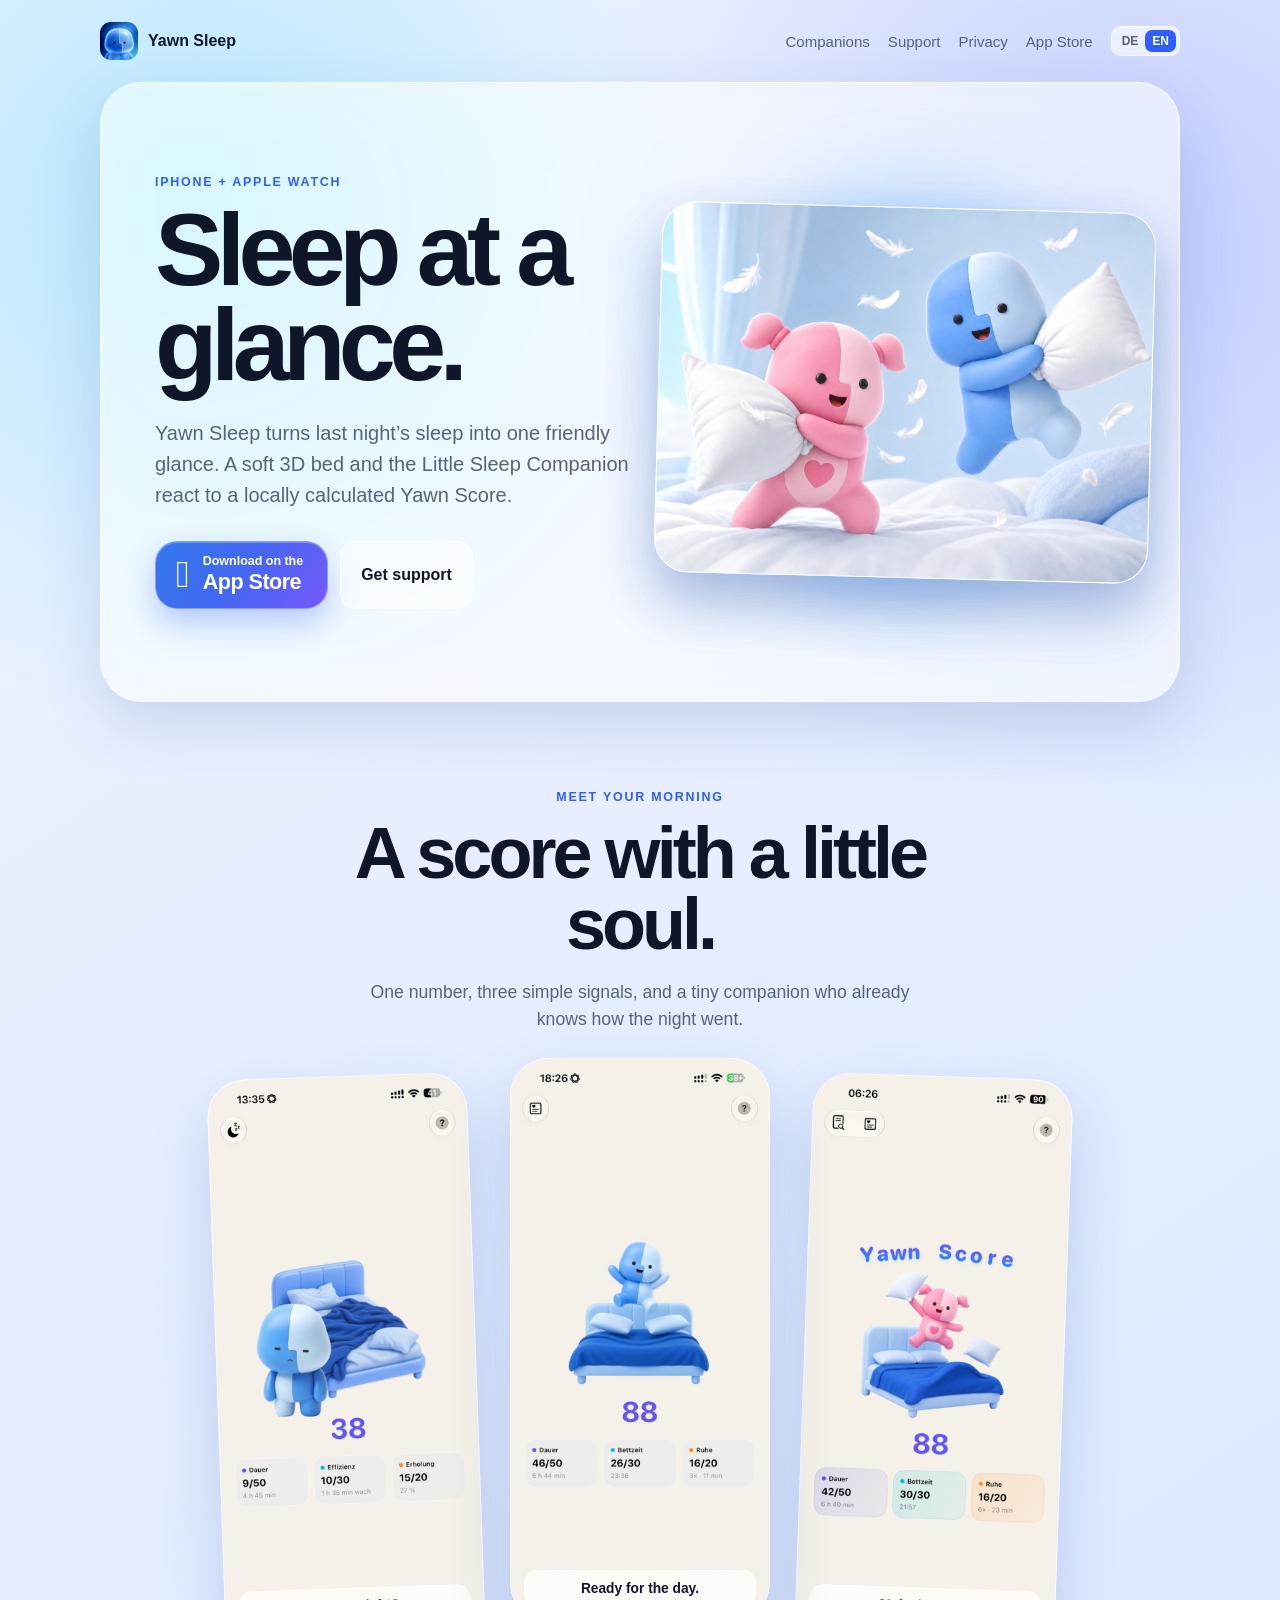
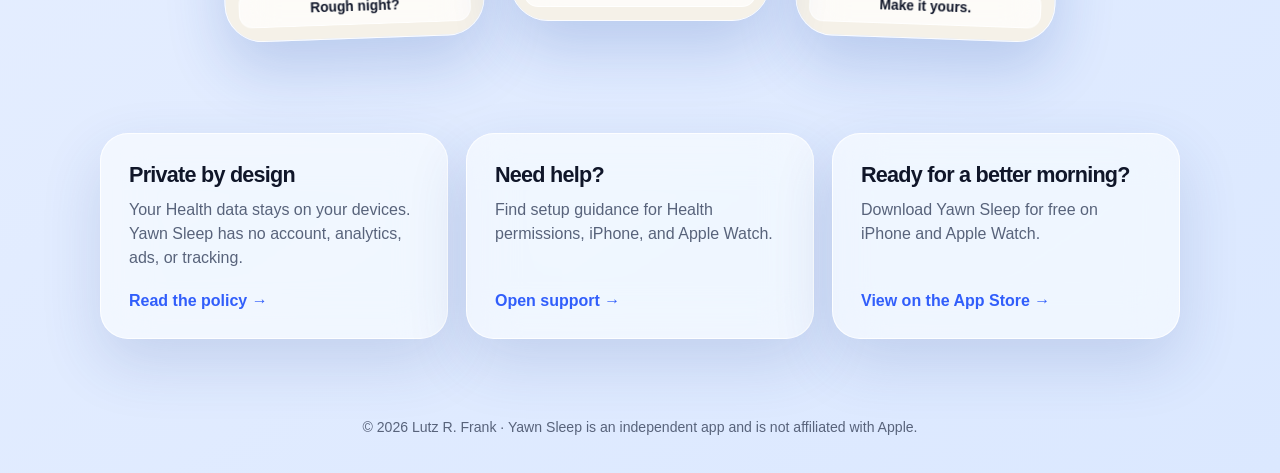
<file: docs/index.html>
<!doctype html>
<html lang="en">
<head>
  <meta charset="utf-8">
  <meta name="viewport" content="width=device-width, initial-scale=1">
  <meta name="description" content="Support and privacy information for Yawn Sleep on iPhone and Apple Watch.">
  <meta name="theme-color" content="#315efb">
  <title>Yawn Sleep — Sleep at a glance</title>
  <link rel="icon" href="assets/icon.png">
  <link rel="stylesheet" href="styles.css?v=4">
  <script src="localization.js?v=4" defer></script>
</head>
<body data-page="home">
  <div class="shell">
    <nav aria-label="Main navigation" data-i18n-aria="navLabel">
      <a class="brand" href="index.html">
        <img src="assets/icon.png" alt="">
        <span>Yawn Sleep</span>
      </a>
      <div class="nav-links">
        <a href="companions.html" data-i18n="companions">Companions</a>
        <a href="support.html" data-i18n="support">Support</a>
        <a href="privacy.html" data-i18n="privacy">Privacy</a>
        <a href="https://apps.apple.com/app/yawn-sleep/id6794833808" data-i18n="appStore">App Store</a>
        <div class="language-switcher" aria-label="Language"><button type="button" data-language-button="de">DE</button><button type="button" data-language-button="en">EN</button></div>
      </div>
    </nav>

    <main>
      <section class="hero glass">
        <div>
          <p class="eyebrow">iPhone + Apple Watch</p>
          <h1 data-i18n="heroTitle">Sleep at a glance.</h1>
          <p class="lead" data-i18n="heroLead">
            Yawn Sleep turns last night’s sleep into one friendly glance. A soft 3D
            bed and the Little Sleep Companion react to a locally calculated Yawn Score.
          </p>
          <div class="actions">
            <a class="button app-store-button" href="https://apps.apple.com/app/yawn-sleep/id6794833808" aria-label="Download on the App Store" data-i18n-aria="download">
              <span class="apple-mark" aria-hidden="true"></span>
              <span class="app-store-copy">
                <span data-i18n="downloadKicker">Download on the</span>
                <strong data-i18n="downloadTitle">App Store</strong>
              </span>
            </a>
            <a class="button secondary" href="support.html" data-i18n="getSupport">Get support</a>
          </div>
        </div>
        <div
          class="hero-art pillow-fight"
          role="img"
          aria-label="Lil’ Guy enjoys a cheerful pillow fight, alternating between another Lil’ Guy and a pink Lil’ Girl with pigtails"
          data-i18n-aria="heroArt"
        >
          <img
            class="pillow-fight-scene"
            src="assets/lil-guy-pillow-fight.png"
            alt=""
          >
          <img
            class="pillow-fight-scene"
            src="assets/lil-guy-lil-girl-pillow-fight.png"
            alt=""
          >
        </div>
      </section>

      <section class="app-preview" aria-labelledby="app-preview-title">
        <div class="section-heading">
          <p class="eyebrow" data-i18n="meetMorning">Meet your morning</p>
          <h2 id="app-preview-title" data-i18n="scoreSoul">A score with a little soul.</h2>
          <p data-i18n="scoreIntro">One number, three simple signals, and a tiny companion who already knows how the night went.</p>
        </div>
        <div class="screens">
          <figure class="screen screen-low">
            <img
              src="assets/screens/yawn-score-38.jpg"
              alt="Yawn Sleep showing a score of 38 with a tired Lil’ Guy beside an unmade bed"
              data-i18n-alt="lowAlt"
              loading="lazy"
              width="720"
              height="1564"
            >
            <figcaption data-i18n="roughNight">Rough night?</figcaption>
          </figure>
          <figure class="screen screen-high">
            <img
              src="assets/screens/yawn-score-88.jpg"
              alt="Yawn Sleep showing a score of 88 with a cheerful Lil’ Guy jumping on the bed"
              data-i18n-alt="highAlt"
              loading="lazy"
              width="720"
              height="1564"
            >
            <figcaption data-i18n="readyDay">Ready for the day.</figcaption>
          </figure>
          <figure class="screen screen-character">
            <img
              src="assets/screens/yawn-score-lil-girl.jpg"
              alt="Yawn Sleep showing a score of 88 with Lil’ Girl enjoying a pillow fight"
              data-i18n-alt="girlAlt"
              loading="lazy"
              width="720"
              height="1564"
            >
            <figcaption data-i18n="makeYours">Make it yours.</figcaption>
          </figure>
        </div>
      </section>

      <section class="cards" aria-label="Information">
        <article class="card glass">
          <h2 data-i18n="privateTitle">Private by design</h2>
          <p data-i18n="privateText">Your Health data stays on your devices. Yawn Sleep has no account, analytics, ads, or tracking.</p>
          <a href="privacy.html" data-i18n="readPolicy">Read the policy →</a>
        </article>
        <article class="card glass">
          <h2 data-i18n="helpTitle">Need help?</h2>
          <p data-i18n="helpText">Find setup guidance for Health permissions, iPhone, and Apple Watch.</p>
          <a href="support.html" data-i18n="openSupport">Open support →</a>
        </article>
        <article class="card glass">
          <h2 data-i18n="appStoreTitle">Ready for a better morning?</h2>
          <p data-i18n="appStoreText">Download Yawn Sleep for free on iPhone and Apple Watch.</p>
          <a href="https://apps.apple.com/app/yawn-sleep/id6794833808" data-i18n="viewAppStore">View on the App Store →</a>
        </article>
      </section>
    </main>
    <footer data-i18n="homeFooter">© 2026 Lutz R. Frank · Yawn Sleep is an independent app and is not affiliated with Apple.</footer>
  </div>
</body>
</html>
</file>
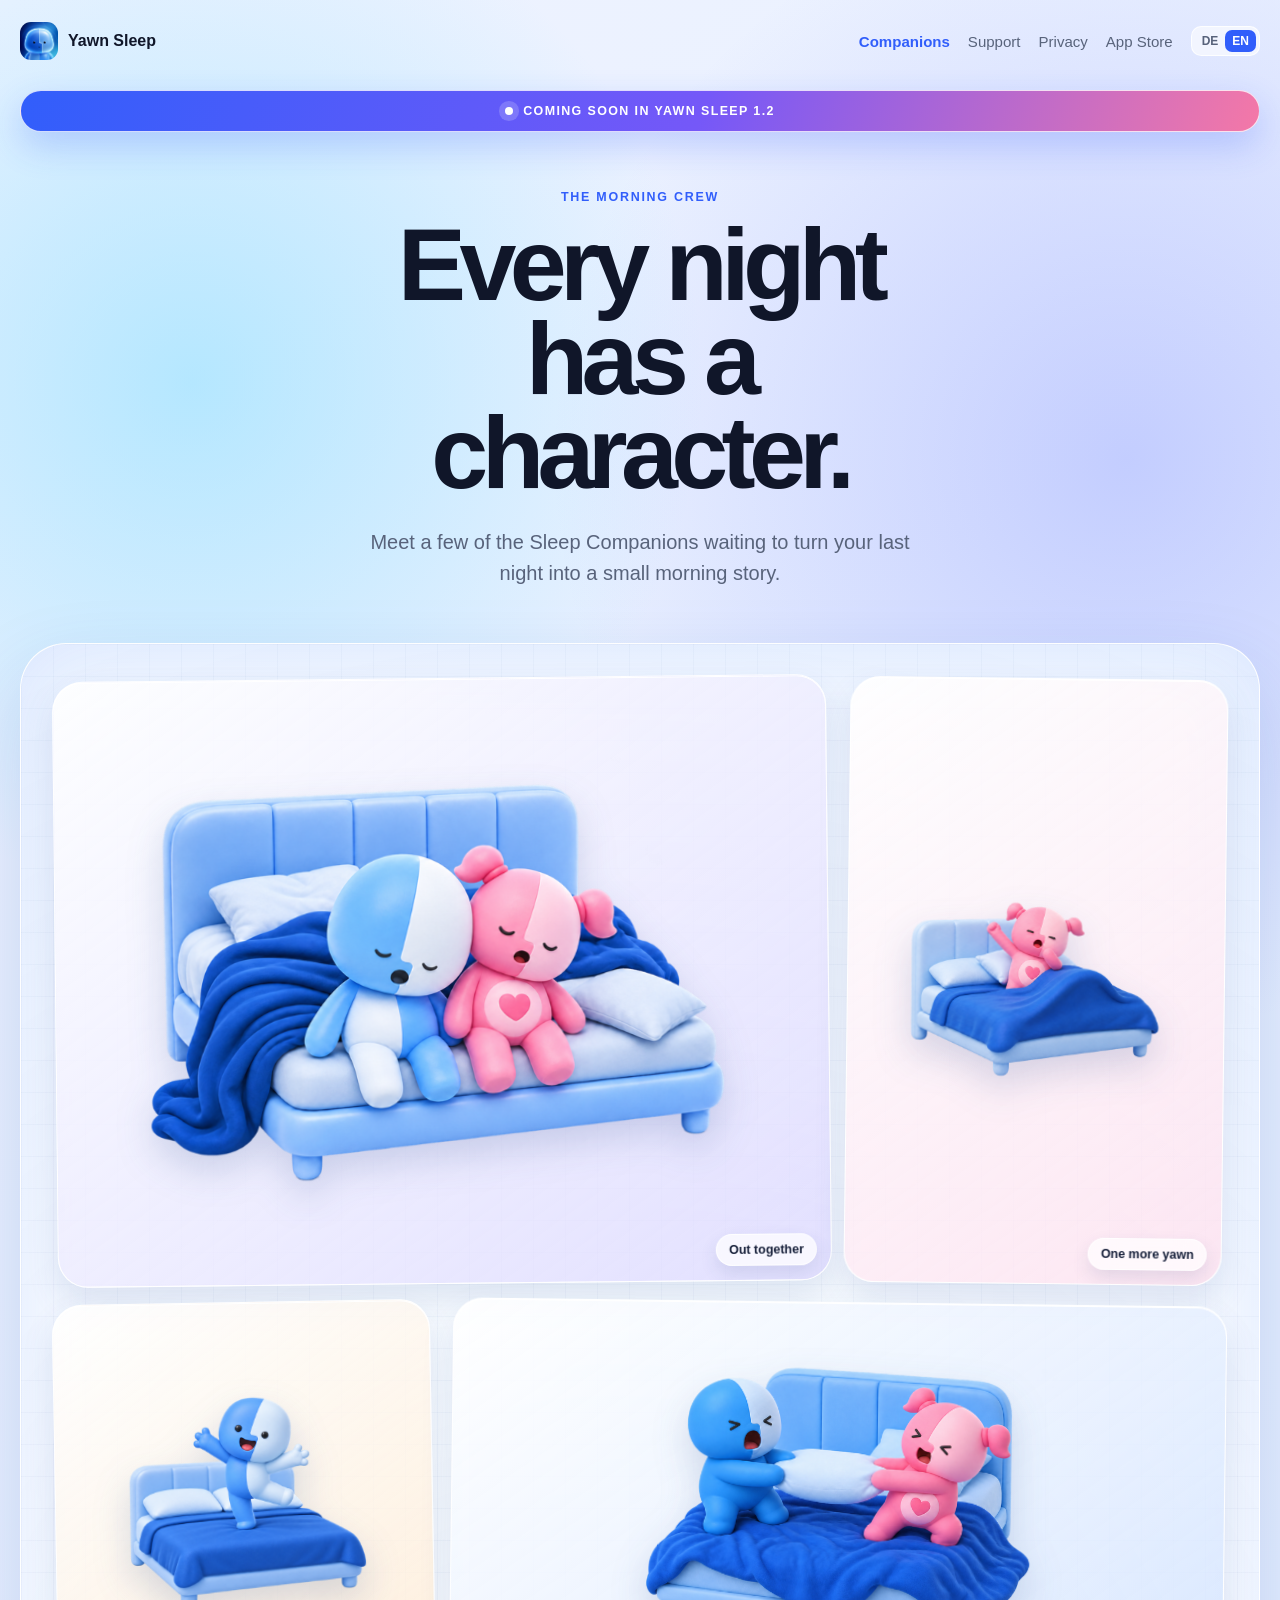
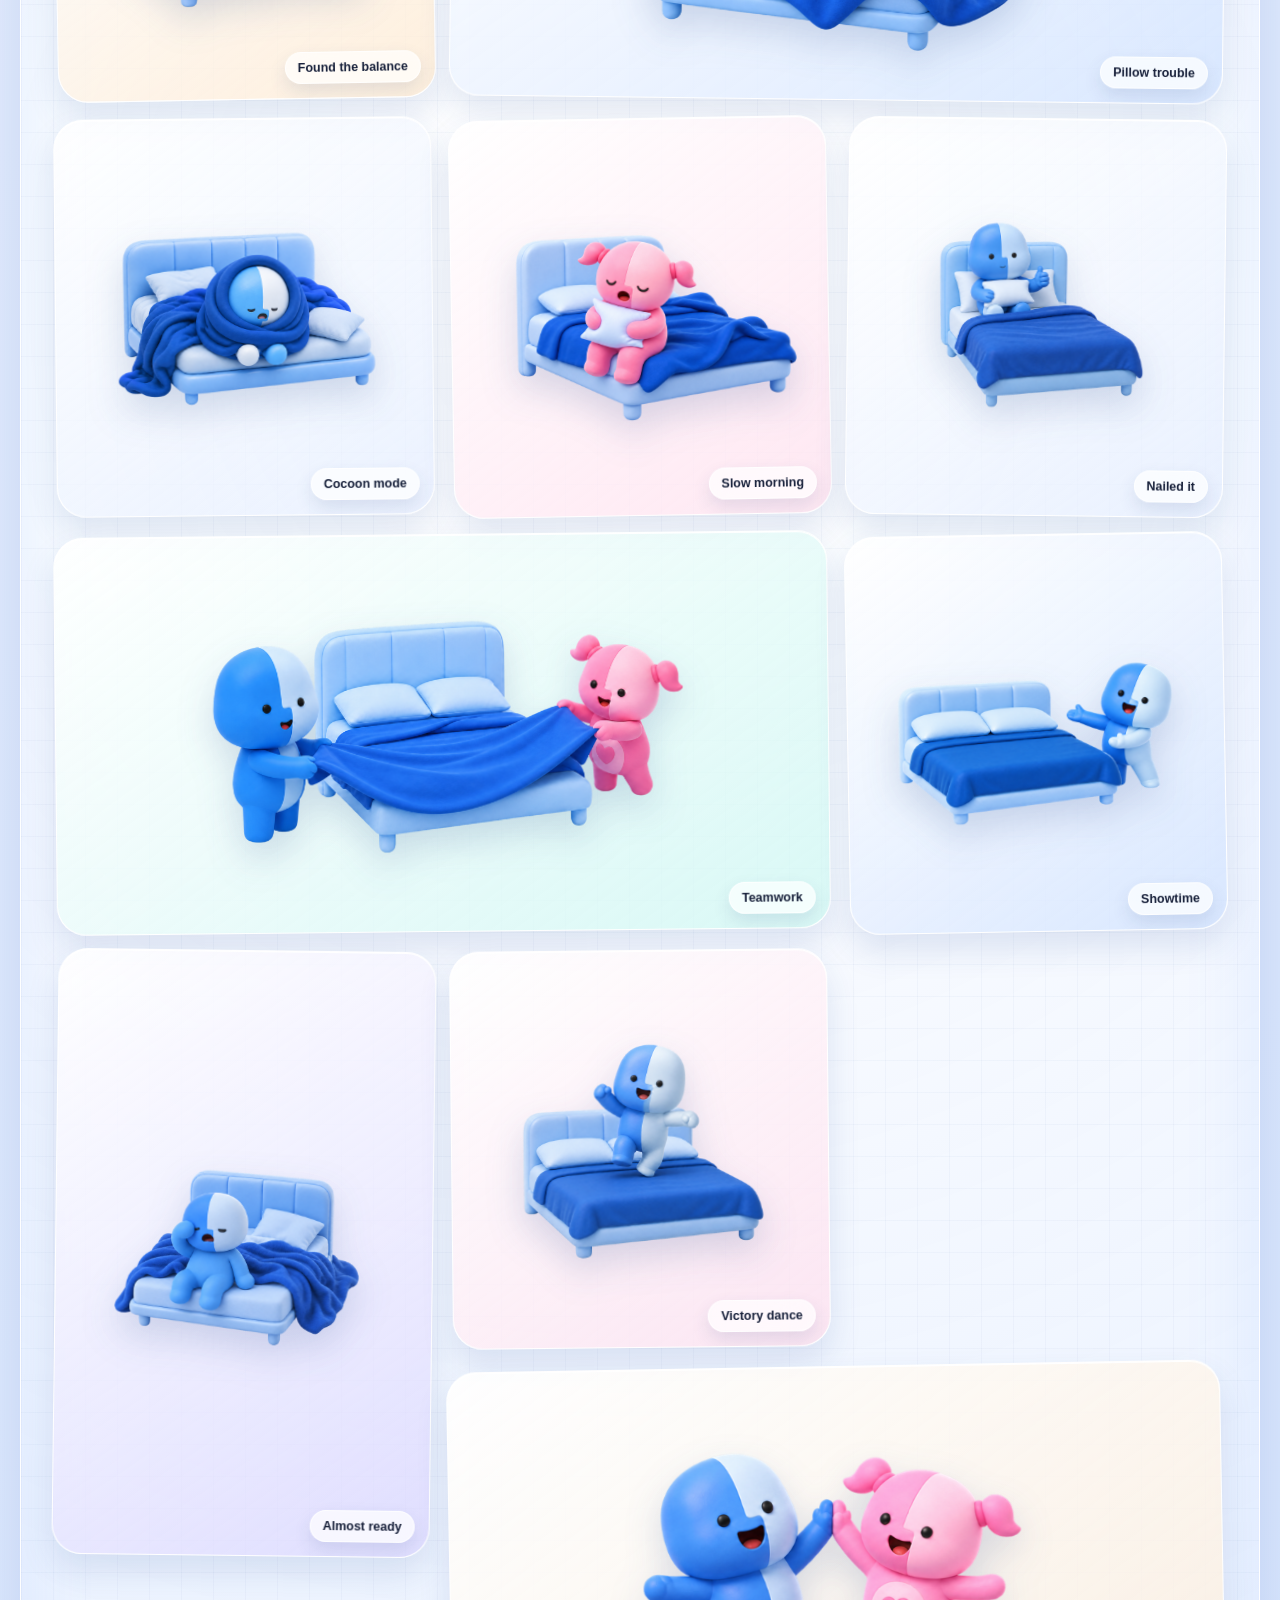
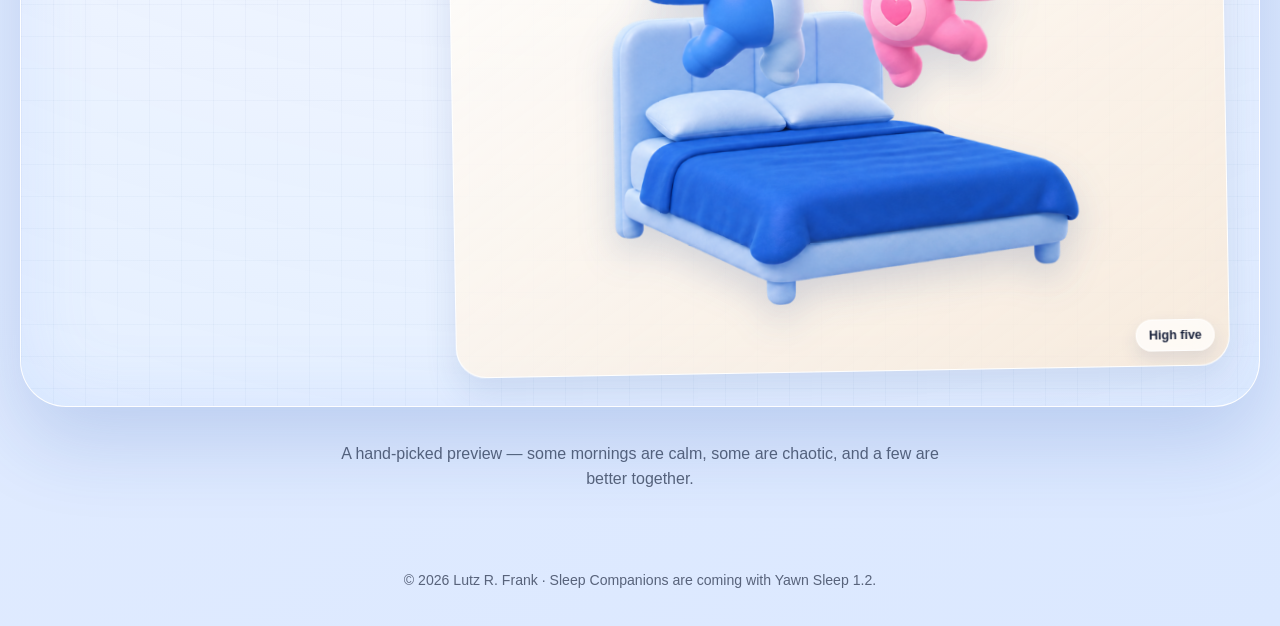
<file: docs/companions.html>
<!doctype html>
<html lang="en">
<head>
  <meta charset="utf-8">
  <meta name="viewport" content="width=device-width, initial-scale=1">
  <meta name="description" content="A first look at the new Sleep Companions coming to Yawn Sleep 1.2.">
  <meta name="theme-color" content="#315efb">
  <title>Sleep Companions — Coming soon to Yawn Sleep</title>
  <link rel="icon" href="assets/icon.png">
  <link rel="stylesheet" href="styles.css?v=4">
  <script src="localization.js?v=4" defer></script>
</head>
<body data-page="companions">
  <div class="shell companions-shell">
    <nav aria-label="Main navigation" data-i18n-aria="navLabel">
      <a class="brand" href="index.html"><img src="assets/icon.png" alt=""><span>Yawn Sleep</span></a>
      <div class="nav-links">
        <a class="active" href="companions.html" data-i18n="companions" aria-current="page">Companions</a>
        <a href="support.html" data-i18n="support">Support</a>
        <a href="privacy.html" data-i18n="privacy">Privacy</a>
        <a href="https://apps.apple.com/app/yawn-sleep/id6794833808" data-i18n="appStore">App Store</a>
        <div class="language-switcher" aria-label="Language"><button type="button" data-language-button="de">DE</button><button type="button" data-language-button="en">EN</button></div>
      </div>
    </nav>

    <main>
      <div class="coming-soon" role="status">
        <span class="coming-soon-dot" aria-hidden="true"></span>
        <span data-i18n="comingSoon">Coming soon in Yawn Sleep 1.2</span>
      </div>

      <header class="companions-intro">
        <p class="eyebrow" data-i18n="companionsEyebrow">The morning crew</p>
        <h1 data-i18n="companionsHero">Every night has a character.</h1>
        <p class="lead" data-i18n="companionsLead">Meet a few of the Sleep Companions waiting to turn your last night into a small morning story.</p>
      </header>

      <section class="light-table" aria-label="Preview gallery of Sleep Companions" data-i18n-aria="galleryLabel">
        <figure class="companion-card feature cool"><img src="assets/companions/duo-exhausted.png" alt="" loading="eager"><figcaption data-i18n="asleepTogether">Out together</figcaption></figure>
        <figure class="companion-card tall pink"><img src="assets/companions/lady-yawning.png" alt="" loading="lazy"><figcaption data-i18n="bigYawn">One more yawn</figcaption></figure>
        <figure class="companion-card warm"><img src="assets/companions/refreshed-balance.png" alt="" loading="lazy"><figcaption data-i18n="foundBalance">Found the balance</figcaption></figure>
        <figure class="companion-card wide blue"><img src="assets/companions/duo-restless.png" alt="" loading="lazy"><figcaption data-i18n="pillowTrouble">Pillow trouble</figcaption></figure>
        <figure class="companion-card"><img src="assets/companions/exhausted-cocoon.png" alt="" loading="lazy"><figcaption data-i18n="cocoonMode">Cocoon mode</figcaption></figure>
        <figure class="companion-card pink"><img src="assets/companions/lady-sleepy.png" alt="" loading="lazy"><figcaption data-i18n="slowMorning">Slow morning</figcaption></figure>
        <figure class="companion-card wide mint"><img src="assets/companions/duo-okay.png" alt="" loading="lazy"><figcaption data-i18n="teamwork">Teamwork</figcaption></figure>
        <figure class="companion-card"><img src="assets/companions/okay-thumbs-up.png" alt="" loading="lazy"><figcaption data-i18n="nailedIt">Nailed it</figcaption></figure>
        <figure class="companion-card blue"><img src="assets/companions/refreshed-present-bed.png" alt="" loading="lazy"><figcaption data-i18n="showtime">Showtime</figcaption></figure>
        <figure class="companion-card tall cool"><img src="assets/companions/restless-eye-rub.png" alt="" loading="lazy"><figcaption data-i18n="almostReady">Almost ready</figcaption></figure>
        <figure class="companion-card pink"><img src="assets/companions/refreshed-dance.png" alt="" loading="lazy"><figcaption data-i18n="victoryDance">Victory dance</figcaption></figure>
        <figure class="companion-card feature warm"><img src="assets/companions/duo-refreshed.png" alt="" loading="lazy"><figcaption data-i18n="highFive">High five</figcaption></figure>
      </section>

      <p class="gallery-note" data-i18n="galleryNote">A hand-picked preview — some mornings are calm, some are chaotic, and a few are better together.</p>
    </main>
    <footer data-i18n="companionsFooter">© 2026 Lutz R. Frank · Sleep Companions are coming with Yawn Sleep 1.2.</footer>
  </div>
</body>
</html>
</file>
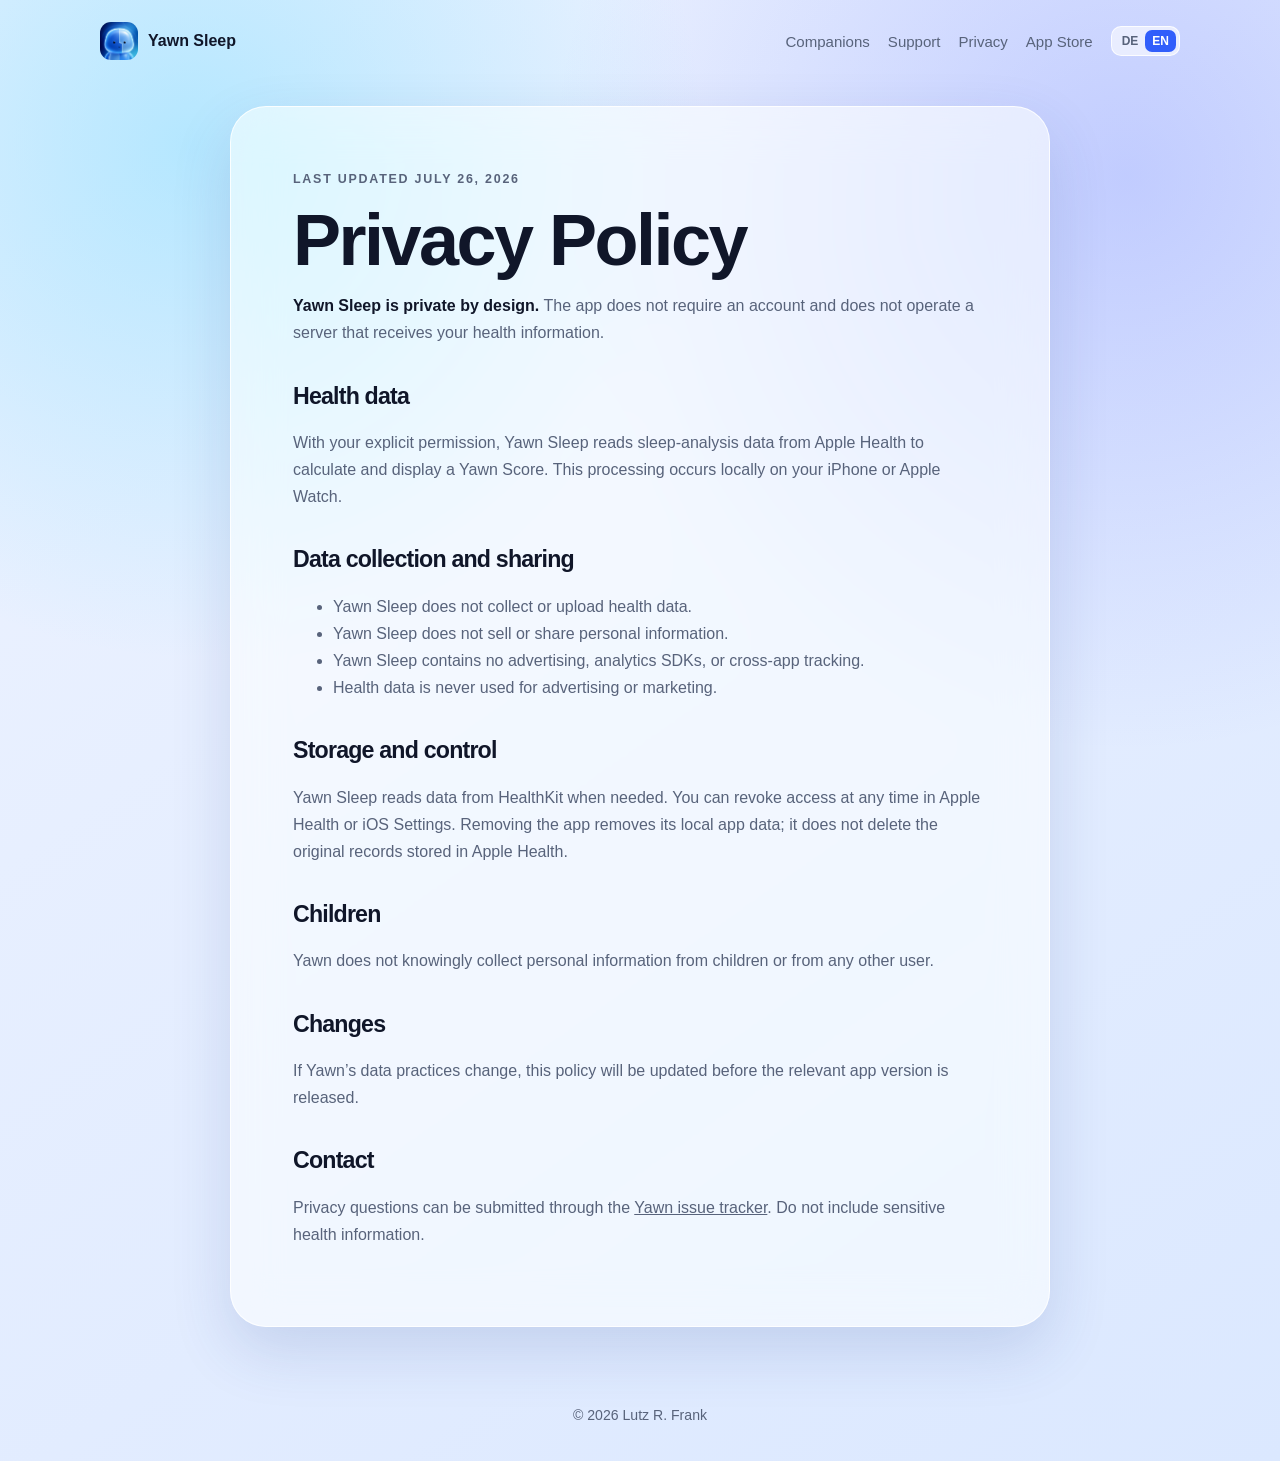
<file: docs/privacy.html>
<!doctype html>
<html lang="en">
<head>
  <meta charset="utf-8">
  <meta name="viewport" content="width=device-width, initial-scale=1">
  <meta name="description" content="Privacy policy for the Yawn Sleep iPhone and Apple Watch app.">
  <title>Yawn Sleep Privacy Policy</title>
  <link rel="icon" href="assets/icon.png">
  <link rel="stylesheet" href="styles.css?v=4">
  <script src="localization.js?v=4" defer></script>
</head>
<body data-page="privacy">
  <div class="shell">
    <nav aria-label="Main navigation" data-i18n-aria="navLabel">
      <a class="brand" href="index.html"><img src="assets/icon.png" alt=""><span>Yawn Sleep</span></a>
      <div class="nav-links"><a href="companions.html" data-i18n="companions">Companions</a><a href="support.html" data-i18n="support">Support</a><a href="privacy.html" data-i18n="privacy">Privacy</a><a href="https://apps.apple.com/app/yawn-sleep/id6794833808" data-i18n="appStore">App Store</a><div class="language-switcher" aria-label="Language"><button type="button" data-language-button="de">DE</button><button type="button" data-language-button="en">EN</button></div></div>
    </nav>

    <main class="document glass">
      <div data-language="en">
      <p class="eyebrow">Last updated July 26, 2026</p>
      <h1>Privacy Policy</h1>
      <p><strong>Yawn Sleep is private by design.</strong> The app does not require an account and does not operate a server that receives your health information.</p>

      <h2>Health data</h2>
      <p>With your explicit permission, Yawn Sleep reads sleep-analysis data from Apple Health to calculate and display a Yawn Score. This processing occurs locally on your iPhone or Apple Watch.</p>

      <h2>Data collection and sharing</h2>
      <ul>
        <li>Yawn Sleep does not collect or upload health data.</li>
        <li>Yawn Sleep does not sell or share personal information.</li>
        <li>Yawn Sleep contains no advertising, analytics SDKs, or cross-app tracking.</li>
        <li>Health data is never used for advertising or marketing.</li>
      </ul>

      <h2>Storage and control</h2>
      <p>Yawn Sleep reads data from HealthKit when needed. You can revoke access at any time in Apple Health or iOS Settings. Removing the app removes its local app data; it does not delete the original records stored in Apple Health.</p>

      <h2>Children</h2>
      <p>Yawn does not knowingly collect personal information from children or from any other user.</p>

      <h2>Changes</h2>
      <p>If Yawn’s data practices change, this policy will be updated before the relevant app version is released.</p>

      <h2>Contact</h2>
      <p>Privacy questions can be submitted through the <a href="https://github.com/LutzRFrank/Yawn/issues">Yawn issue tracker</a>. Do not include sensitive health information.</p>

      </div>

      <div data-language="de" lang="de" hidden>
      <p class="eyebrow">Stand: 26. Juli 2026</p>
      <h1 lang="de">Datenschutzerklärung</h1>
      <p lang="de"><strong>Yawn Sleep ist konsequent datensparsam.</strong> Die App benötigt kein Konto und betreibt keinen Server, der deine Gesundheitsdaten empfängt.</p>

      <h2 lang="de">Gesundheitsdaten</h2>
      <p lang="de">Mit deiner ausdrücklichen Erlaubnis liest Yawn Sleep Schlafanalysedaten aus Apple Health, um den Yawn Score zu berechnen und darzustellen. Die Verarbeitung erfolgt lokal auf deinem iPhone oder deiner Apple Watch.</p>

      <h2 lang="de">Erhebung und Weitergabe</h2>
      <ul lang="de">
        <li>Yawn Sleep sammelt oder überträgt keine Gesundheitsdaten.</li>
        <li>Yawn Sleep verkauft oder teilt keine personenbezogenen Daten.</li>
        <li>Yawn Sleep enthält keine Werbung, Analyse-SDKs oder appübergreifendes Tracking.</li>
        <li>Gesundheitsdaten werden niemals für Werbung oder Marketing verwendet.</li>
      </ul>

      <h2 lang="de">Speicherung und Kontrolle</h2>
      <p lang="de">Yawn Sleep liest Daten bei Bedarf aus HealthKit. Du kannst den Zugriff jederzeit in Apple Health oder den iOS-Einstellungen widerrufen. Beim Löschen der App werden ihre lokalen App-Daten entfernt; die Originaldaten in Apple Health bleiben erhalten.</p>

      <h2>Kinder</h2>
      <p>Yawn erfasst wissentlich keine personenbezogenen Daten von Kindern oder anderen Nutzern.</p>

      <h2>Änderungen</h2>
      <p>Falls sich die Datenverarbeitung von Yawn ändert, wird diese Erklärung aktualisiert, bevor die betreffende App-Version veröffentlicht wird.</p>

      <h2 lang="de">Kontakt</h2>
      <p lang="de">Datenschutzfragen können über den <a href="https://github.com/LutzRFrank/Yawn/issues">Yawn Issue-Tracker</a> gestellt werden. Bitte veröffentliche keine sensiblen Gesundheitsdaten.</p>
      </div>
    </main>
    <footer>© 2026 Lutz R. Frank</footer>
  </div>
</body>
</html>
</file>
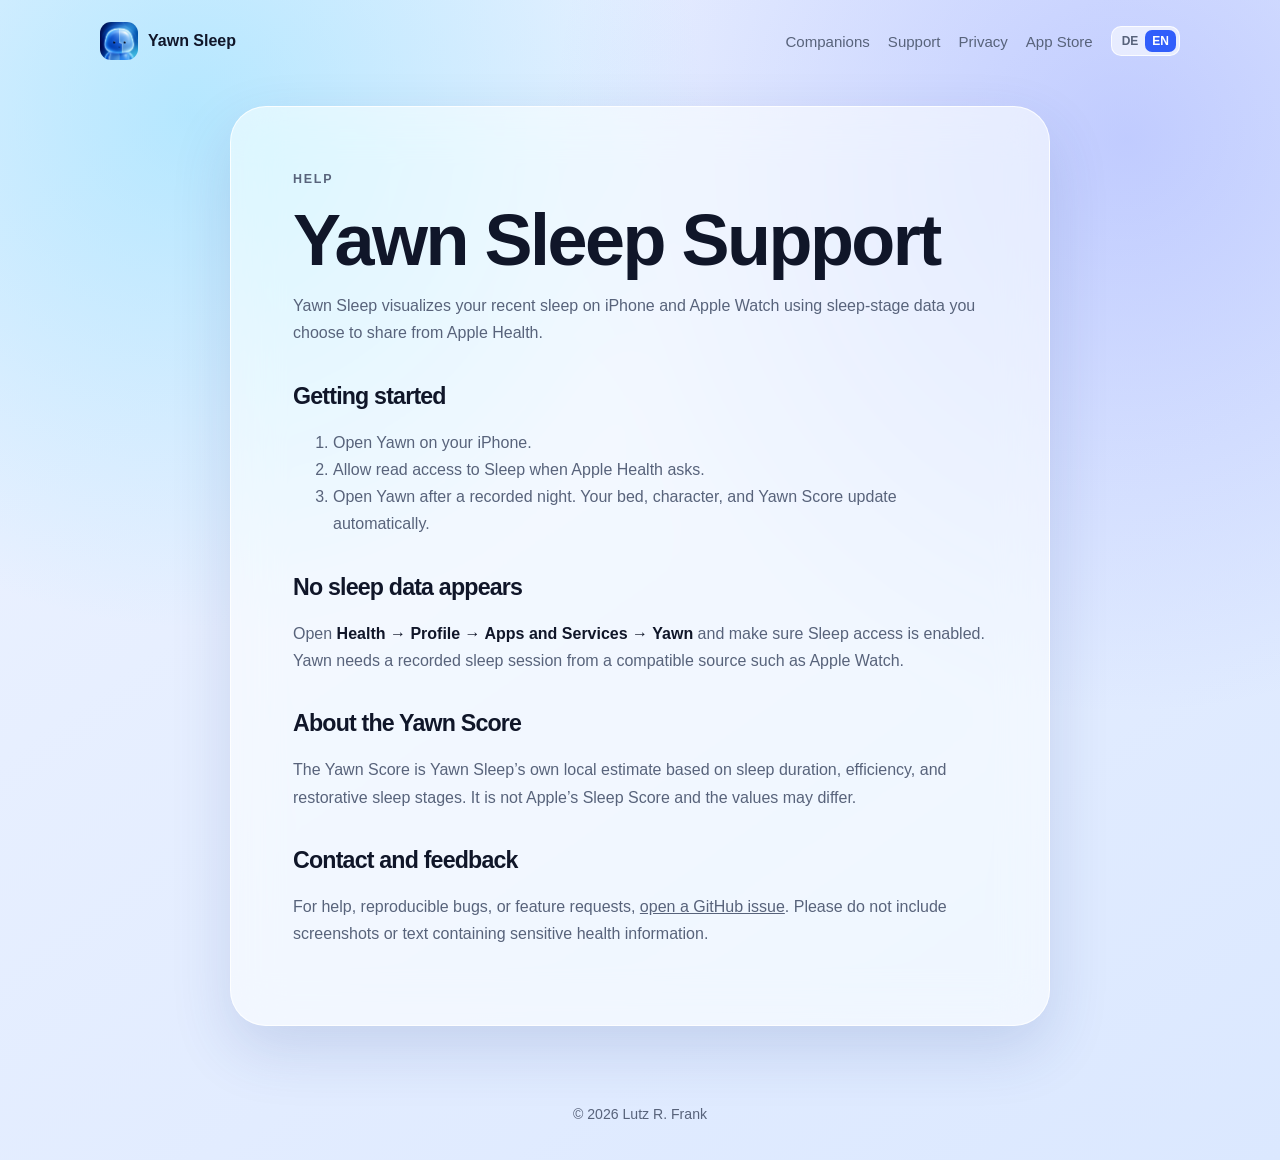
<file: docs/support.html>
<!doctype html>
<html lang="en">
<head>
  <meta charset="utf-8">
  <meta name="viewport" content="width=device-width, initial-scale=1">
  <meta name="description" content="Support for the Yawn Sleep iPhone and Apple Watch app.">
  <title>Yawn Sleep Support</title>
  <link rel="icon" href="assets/icon.png">
  <link rel="stylesheet" href="styles.css?v=4">
  <script src="localization.js?v=4" defer></script>
</head>
<body data-page="support">
  <div class="shell">
    <nav aria-label="Main navigation" data-i18n-aria="navLabel">
      <a class="brand" href="index.html"><img src="assets/icon.png" alt=""><span>Yawn Sleep</span></a>
      <div class="nav-links"><a href="companions.html" data-i18n="companions">Companions</a><a href="support.html" data-i18n="support">Support</a><a href="privacy.html" data-i18n="privacy">Privacy</a><a href="https://apps.apple.com/app/yawn-sleep/id6794833808" data-i18n="appStore">App Store</a><div class="language-switcher" aria-label="Language"><button type="button" data-language-button="de">DE</button><button type="button" data-language-button="en">EN</button></div></div>
    </nav>

    <main class="document glass">
      <div data-language="en">
      <p class="eyebrow">Help</p>
      <h1>Yawn Sleep Support</h1>
      <p>Yawn Sleep visualizes your recent sleep on iPhone and Apple Watch using sleep-stage data you choose to share from Apple Health.</p>

      <h2>Getting started</h2>
      <ol>
        <li>Open Yawn on your iPhone.</li>
        <li>Allow read access to Sleep when Apple Health asks.</li>
        <li>Open Yawn after a recorded night. Your bed, character, and Yawn Score update automatically.</li>
      </ol>

      <h2>No sleep data appears</h2>
      <p>Open <strong>Health → Profile → Apps and Services → Yawn</strong> and make sure Sleep access is enabled. Yawn needs a recorded sleep session from a compatible source such as Apple Watch.</p>

      <h2>About the Yawn Score</h2>
      <p>The Yawn Score is Yawn Sleep’s own local estimate based on sleep duration, efficiency, and restorative sleep stages. It is not Apple’s Sleep Score and the values may differ.</p>

      <h2>Contact and feedback</h2>
      <p>For help, reproducible bugs, or feature requests, <a href="https://github.com/LutzRFrank/Yawn/issues/new">open a GitHub issue</a>. Please do not include screenshots or text containing sensitive health information.</p>

      </div>

      <div data-language="de" lang="de" hidden>
      <p class="eyebrow">Hilfe</p>
      <h1>Yawn Sleep Support</h1>
      <p>Yawn Sleep visualisiert deinen letzten Schlaf auf iPhone und Apple Watch mithilfe der Schlafphasen, die du aus Apple Health freigibst.</p>
      <h2 lang="de">Erste Schritte</h2>
      <ol lang="de">
        <li>Öffne Yawn auf dem iPhone.</li>
        <li>Erlaube den Lesezugriff auf Schlafdaten in Apple Health.</li>
        <li>Öffne Yawn nach einer aufgezeichneten Nacht. Bett, Figur und Yawn Score werden automatisch aktualisiert.</li>
      </ol>

      <h2 lang="de">Es erscheinen keine Schlafdaten</h2>
      <p lang="de">Öffne <strong>Health → Profil → Apps und Dienste → Yawn</strong> und prüfe, ob der Schlafzugriff aktiviert ist. Yawn benötigt eine aufgezeichnete Schlafsitzung, beispielsweise von einer Apple Watch.</p>

      <h2 lang="de">Über den Yawn Score</h2>
      <p lang="de">Der Yawn Score ist eine lokal berechnete Einschätzung aus Schlafdauer, Effizienz und erholsamen Schlafphasen. Er ist nicht Apples Sleep Score und kann davon abweichen.</p>

      <h2 lang="de">Kontakt und Feedback</h2>
      <p lang="de">Bei Fragen, nachvollziehbaren Fehlern oder Ideen kannst du ein <a href="https://github.com/LutzRFrank/Yawn/issues/new">GitHub Issue erstellen</a>. Bitte veröffentliche dabei keine sensiblen Gesundheitsdaten.</p>
      </div>
    </main>
    <footer>© 2026 Lutz R. Frank</footer>
  </div>
</body>
</html>
</file>
<file: docs/styles.css>
:root {
  color-scheme: light dark;
  --background: #eef3ff;
  --background-deep: #dbe8ff;
  --text: #101629;
  --muted: #58637b;
  --blue: #315efb;
  --cyan: #68d8ff;
  --glass: rgba(255, 255, 255, 0.58);
  --glass-border: rgba(255, 255, 255, 0.84);
  --shadow: 0 24px 60px rgba(41, 76, 152, 0.16);
}

* {
  box-sizing: border-box;
}

html {
  scroll-behavior: smooth;
}

body {
  margin: 0;
  min-height: 100vh;
  font-family: -apple-system, BlinkMacSystemFont, "SF Pro Display", "Segoe UI", sans-serif;
  color: var(--text);
  background:
    radial-gradient(circle at 15% 10%, rgba(104, 216, 255, 0.42), transparent 32rem),
    radial-gradient(circle at 88% 12%, rgba(75, 94, 255, 0.24), transparent 36rem),
    linear-gradient(145deg, var(--background), var(--background-deep));
}

a {
  color: inherit;
}

.shell {
  width: min(1080px, calc(100% - 32px));
  margin: 0 auto;
}

nav {
  display: flex;
  align-items: center;
  justify-content: space-between;
  padding: 22px 0;
}

.brand {
  display: flex;
  align-items: center;
  gap: 10px;
  font-weight: 750;
  text-decoration: none;
}

.brand img {
  width: 38px;
  height: 38px;
  border-radius: 11px;
}

.nav-links {
  display: flex;
  align-items: center;
  gap: 18px;
  font-size: 0.94rem;
}

.nav-links a {
  color: var(--muted);
  text-decoration: none;
}

.nav-links a:hover,
.nav-links a:focus-visible {
  color: var(--text);
}

.nav-links a.active {
  color: var(--blue);
  font-weight: 750;
}

.language-switcher {
  display: inline-flex;
  padding: 3px;
  border: 1px solid var(--glass-border);
  border-radius: 10px;
  background: var(--glass);
}

.language-switcher button {
  padding: 4px 7px;
  border: 0;
  border-radius: 7px;
  color: var(--muted);
  background: transparent;
  font: inherit;
  font-size: 0.75rem;
  font-weight: 700;
  cursor: pointer;
}

.language-switcher button.active {
  color: white;
  background: var(--blue);
}

[hidden] {
  display: none !important;
}

.glass {
  background: var(--glass);
  border: 1px solid var(--glass-border);
  box-shadow: var(--shadow);
  -webkit-backdrop-filter: blur(24px) saturate(145%);
  backdrop-filter: blur(24px) saturate(145%);
}

.hero {
  display: grid;
  grid-template-columns: 1.05fr 0.95fr;
  align-items: center;
  gap: 42px;
  min-height: 620px;
  padding: 54px;
  border-radius: 42px;
  overflow: hidden;
}

.eyebrow {
  margin: 0 0 14px;
  color: var(--blue);
  font-size: 0.78rem;
  font-weight: 750;
  letter-spacing: 0.14em;
  text-transform: uppercase;
}

h1 {
  margin: 0;
  max-width: 12ch;
  font-size: clamp(3.2rem, 8vw, 6.5rem);
  line-height: 0.92;
  letter-spacing: -0.065em;
}

.lead {
  max-width: 36rem;
  margin: 26px 0 0;
  color: var(--muted);
  font-size: clamp(1.05rem, 2vw, 1.25rem);
  line-height: 1.55;
}

.actions {
  display: flex;
  flex-wrap: wrap;
  gap: 12px;
  margin-top: 30px;
}

.button {
  display: inline-flex;
  align-items: center;
  justify-content: center;
  min-height: 48px;
  padding: 0 20px;
  border-radius: 16px;
  color: white;
  background: linear-gradient(135deg, var(--blue), #6298ff);
  font-weight: 700;
  text-decoration: none;
  box-shadow: 0 12px 28px rgba(49, 94, 251, 0.25);
}

.button.secondary {
  color: var(--text);
  background: rgba(255, 255, 255, 0.42);
  box-shadow: none;
  border: 1px solid rgba(255, 255, 255, 0.8);
}

.app-store-button {
  gap: 13px;
  min-height: 68px;
  padding: 10px 24px 10px 20px;
  border: 1px solid rgba(255, 255, 255, 0.34);
  border-radius: 22px;
  background: linear-gradient(125deg, #3478ed 0%, #4267f1 48%, #7659fb 100%);
  box-shadow:
    inset 0 1px 0 rgba(255, 255, 255, 0.26),
    0 14px 30px rgba(49, 94, 251, 0.3);
  text-align: left;
}

.app-store-button:hover,
.app-store-button:focus-visible {
  transform: translateY(-2px);
  box-shadow:
    inset 0 1px 0 rgba(255, 255, 255, 0.3),
    0 18px 36px rgba(49, 94, 251, 0.36);
}

.apple-mark {
  font-family: -apple-system, BlinkMacSystemFont, sans-serif;
  font-size: 2.35rem;
  font-weight: 500;
  line-height: 1;
}

.app-store-copy {
  display: flex;
  flex-direction: column;
  line-height: 1.05;
}

.app-store-copy > span {
  font-size: 0.78rem;
  font-weight: 650;
}

.app-store-copy strong {
  margin-top: 3px;
  font-size: 1.35rem;
  letter-spacing: -0.025em;
}

.hero-art {
  position: relative;
  display: grid;
  place-items: center;
}

.hero-art::before {
  content: "";
  position: absolute;
  width: 82%;
  aspect-ratio: 1;
  border-radius: 50%;
  background: rgba(93, 177, 255, 0.22);
  filter: blur(34px);
}

.hero-art img {
  position: relative;
  width: min(100%, 420px);
  border-radius: 30%;
  filter: drop-shadow(0 30px 38px rgba(29, 75, 170, 0.24));
}

.hero-art.pillow-fight {
  isolation: isolate;
}

.hero-art.pillow-fight::before {
  width: 96%;
  background: rgba(93, 177, 255, 0.3);
}

.hero-art.pillow-fight img {
  grid-area: 1 / 1;
  width: min(112%, 520px);
  max-width: none;
  border: 1px solid rgba(255, 255, 255, 0.78);
  border-radius: 34px;
  box-shadow: 0 28px 55px rgba(29, 75, 170, 0.2);
  filter: none;
  transform: rotate(1.5deg);
  animation:
    pillow-fight-float 5s ease-in-out infinite,
    pillow-fight-crossfade 20s ease-in-out infinite;
}

.hero-art.pillow-fight img:nth-child(2) {
  animation-delay: 0s, -10s;
}

@keyframes pillow-fight-float {
  0%,
  100% {
    transform: translateY(0) rotate(1.5deg);
  }

  50% {
    transform: translateY(-8px) rotate(0.5deg);
  }
}

@keyframes pillow-fight-crossfade {
  0%,
  45%,
  100% {
    opacity: 1;
  }

  50%,
  95% {
    opacity: 0;
  }
}

.cards {
  display: grid;
  grid-template-columns: repeat(3, 1fr);
  gap: 18px;
  margin: 22px 0 80px;
}

.app-preview {
  padding: 88px 0 72px;
}

.section-heading {
  max-width: 680px;
  margin: 0 auto 42px;
  text-align: center;
}

.section-heading h2 {
  margin: 0;
  font-size: clamp(2.4rem, 6vw, 4.5rem);
  line-height: 0.98;
  letter-spacing: -0.055em;
}

.section-heading > p:last-child {
  max-width: 34rem;
  margin: 20px auto 0;
  color: var(--muted);
  font-size: 1.1rem;
  line-height: 1.55;
}

.screens {
  display: grid;
  grid-template-columns: repeat(3, minmax(0, 1fr));
  align-items: center;
  gap: clamp(14px, 3vw, 34px);
  max-width: 900px;
  margin: 0 auto;
  padding: 0 clamp(0px, 2vw, 28px);
}

.screen {
  position: relative;
  margin: 0;
  transform: rotate(-2deg);
}

.screen:nth-child(2) {
  z-index: 1;
  transform: translateY(-18px);
}

.screen:nth-child(3) {
  transform: rotate(2deg);
}

.screen img {
  display: block;
  width: 100%;
  height: auto;
  border: 1px solid rgba(255, 255, 255, 0.88);
  border-radius: clamp(24px, 3vw, 38px);
  box-shadow: 0 28px 60px rgba(29, 75, 170, 0.2);
}

.screen figcaption {
  position: absolute;
  right: 14px;
  bottom: 14px;
  left: 14px;
  padding: 10px 12px;
  border: 1px solid rgba(255, 255, 255, 0.78);
  border-radius: 14px;
  color: #101629;
  background: rgba(255, 255, 255, 0.72);
  -webkit-backdrop-filter: blur(18px) saturate(140%);
  backdrop-filter: blur(18px) saturate(140%);
  font-size: 0.86rem;
  font-weight: 720;
  text-align: center;
}

.card {
  padding: 28px;
  border-radius: 28px;
}

.card h2,
.document h1,
.document h2 {
  letter-spacing: -0.035em;
}

.card h2 {
  margin: 0 0 10px;
  font-size: 1.35rem;
}

.card p {
  min-height: 4.5em;
  margin: 0 0 22px;
  color: var(--muted);
  line-height: 1.5;
}

.card a {
  color: var(--blue);
  font-weight: 700;
  text-decoration: none;
}

.document {
  max-width: 820px;
  margin: 24px auto 80px;
  padding: clamp(28px, 6vw, 62px);
  border-radius: 36px;
}

.document h1 {
  max-width: none;
  font-size: clamp(2.5rem, 7vw, 4.5rem);
  line-height: 1;
}

.document h2 {
  margin-top: 36px;
  font-size: 1.45rem;
}

.document p,
.document li {
  color: var(--muted);
  line-height: 1.7;
}

.document strong {
  color: var(--text);
}

.language-divider {
  height: 1px;
  margin: 52px 0;
  background: rgba(69, 91, 140, 0.18);
}

.companions-shell {
  width: min(1240px, calc(100% - 32px));
}

.coming-soon {
  display: flex;
  align-items: center;
  justify-content: center;
  gap: 10px;
  margin: 8px 0 58px;
  padding: 13px 20px;
  border: 1px solid rgba(255, 255, 255, 0.78);
  border-radius: 999px;
  color: white;
  background: linear-gradient(110deg, #315efb, #7558f8 55%, #f478a7);
  box-shadow: 0 14px 34px rgba(49, 94, 251, 0.24);
  font-size: 0.78rem;
  font-weight: 800;
  letter-spacing: 0.11em;
  text-transform: uppercase;
}

.coming-soon-dot {
  width: 8px;
  height: 8px;
  border-radius: 50%;
  background: white;
  box-shadow: 0 0 0 6px rgba(255, 255, 255, 0.18);
  animation: coming-soon-pulse 2.4s ease-in-out infinite;
}

@keyframes coming-soon-pulse {
  50% {
    transform: scale(0.72);
    opacity: 0.72;
  }
}

.companions-intro {
  max-width: 900px;
  margin: 0 auto 54px;
  text-align: center;
}

.companions-intro h1 {
  max-width: 11ch;
  margin: 0 auto;
  font-size: clamp(3.4rem, 8vw, 7rem);
}

.companions-intro .lead {
  margin-right: auto;
  margin-left: auto;
}

.light-table {
  position: relative;
  display: grid;
  grid-template-columns: repeat(12, minmax(0, 1fr));
  grid-auto-flow: dense;
  grid-auto-rows: 190px;
  gap: 18px;
  padding: clamp(18px, 3vw, 34px);
  overflow: hidden;
  border: 1px solid rgba(255, 255, 255, 0.94);
  border-radius: 46px;
  background:
    radial-gradient(circle at 48% 42%, rgba(255, 255, 255, 0.98), rgba(245, 249, 255, 0.88) 45%, rgba(224, 236, 255, 0.78)),
    #f7faff;
  box-shadow:
    inset 0 0 80px rgba(87, 148, 255, 0.12),
    0 34px 80px rgba(29, 75, 170, 0.18);
}

.light-table::before {
  content: "";
  position: absolute;
  inset: 0;
  pointer-events: none;
  background-image:
    linear-gradient(rgba(73, 108, 175, 0.04) 1px, transparent 1px),
    linear-gradient(90deg, rgba(73, 108, 175, 0.04) 1px, transparent 1px);
  background-size: 32px 32px;
}

.companion-card {
  position: relative;
  display: flex;
  grid-column: span 4;
  grid-row: span 2;
  align-items: center;
  justify-content: center;
  min-width: 0;
  margin: 0;
  padding: 18px;
  overflow: hidden;
  border: 1px solid rgba(255, 255, 255, 0.96);
  border-radius: 30px;
  background: linear-gradient(145deg, rgba(255, 255, 255, 0.84), rgba(225, 235, 255, 0.64));
  box-shadow:
    0 16px 32px rgba(36, 77, 157, 0.13),
    inset 0 1px 0 white;
  transform: rotate(-0.6deg);
}

.companion-card:nth-child(2n) {
  transform: rotate(0.7deg);
}

.companion-card:nth-child(3n) {
  transform: rotate(-1deg);
}

.companion-card.wide,
.companion-card.feature {
  grid-column: span 8;
}

.companion-card.feature {
  grid-row: span 3;
}

.companion-card.tall {
  grid-row: span 3;
}

.companion-card.pink {
  background: linear-gradient(145deg, rgba(255, 255, 255, 0.9), rgba(255, 222, 237, 0.72));
}

.companion-card.blue {
  background: linear-gradient(145deg, rgba(255, 255, 255, 0.9), rgba(207, 225, 255, 0.74));
}

.companion-card.mint {
  background: linear-gradient(145deg, rgba(255, 255, 255, 0.9), rgba(202, 247, 241, 0.68));
}

.companion-card.warm {
  background: linear-gradient(145deg, rgba(255, 255, 255, 0.9), rgba(255, 232, 205, 0.68));
}

.companion-card.cool {
  background: linear-gradient(145deg, rgba(255, 255, 255, 0.9), rgba(216, 211, 255, 0.68));
}

.companion-card img {
  display: block;
  width: 100%;
  height: 100%;
  object-fit: contain;
  filter: drop-shadow(0 16px 18px rgba(31, 65, 135, 0.18));
  transition: transform 320ms ease;
}

.companion-card:hover img {
  transform: translateY(-5px) scale(1.025);
}

.companion-card figcaption {
  position: absolute;
  right: 14px;
  bottom: 14px;
  padding: 8px 12px;
  border: 1px solid rgba(255, 255, 255, 0.86);
  border-radius: 999px;
  color: #17203a;
  background: rgba(255, 255, 255, 0.74);
  -webkit-backdrop-filter: blur(14px) saturate(150%);
  backdrop-filter: blur(14px) saturate(150%);
  font-size: 0.78rem;
  font-weight: 760;
  box-shadow: 0 8px 18px rgba(42, 67, 122, 0.12);
}

.gallery-note {
  max-width: 620px;
  margin: 34px auto 80px;
  color: var(--muted);
  font-size: 1rem;
  line-height: 1.6;
  text-align: center;
}

footer {
  padding: 0 0 38px;
  color: var(--muted);
  font-size: 0.88rem;
  text-align: center;
}

@media (prefers-color-scheme: dark) {
  :root {
    --background: #070b18;
    --background-deep: #111b34;
    --text: #f7f9ff;
    --muted: #b5bfd7;
    --glass: rgba(18, 31, 59, 0.58);
    --glass-border: rgba(181, 213, 255, 0.18);
    --shadow: 0 28px 70px rgba(0, 0, 0, 0.3);
  }

  .button.secondary {
    background: rgba(125, 168, 255, 0.1);
    border-color: rgba(181, 213, 255, 0.18);
  }
}

@media (max-width: 760px) {
  .nav-links {
    gap: 12px;
    font-size: 0.82rem;
  }

  .hero {
    grid-template-columns: 1fr;
    min-height: auto;
    padding: 34px 24px 24px;
    border-radius: 30px;
  }

  .hero-art {
    order: -1;
  }

  .hero-art img {
    width: min(74vw, 330px);
  }

  .hero-art.pillow-fight img {
    width: min(100%, 520px);
  }

  .cards {
    grid-template-columns: 1fr;
  }

  .app-preview {
    padding: 68px 0 56px;
  }

  .section-heading {
    margin-bottom: 30px;
  }

  .screens {
    gap: 10px;
    margin: 0 -8px;
  }

  .screen:nth-child(2) {
    transform: translateY(-10px);
  }

  .screen figcaption {
    display: none;
  }

  .card p {
    min-height: auto;
  }

  .coming-soon {
    margin-bottom: 42px;
  }

  .light-table {
    grid-template-columns: repeat(2, minmax(0, 1fr));
    grid-auto-rows: 150px;
    gap: 12px;
    padding: 14px;
    border-radius: 30px;
  }

  .companion-card,
  .companion-card.wide,
  .companion-card.feature {
    grid-column: span 1;
    grid-row: span 2;
    border-radius: 22px;
  }

  .companion-card.feature,
  .companion-card.wide {
    grid-column: span 2;
  }

  .companion-card figcaption {
    right: 9px;
    bottom: 9px;
  }
}

@media (max-width: 560px) {
  nav {
    align-items: flex-start;
    flex-direction: column;
    gap: 14px;
  }

  .nav-links {
    width: 100%;
    justify-content: flex-end;
    gap: 9px;
    flex-wrap: wrap;
  }
}

@media (prefers-reduced-motion: reduce) {
  html {
    scroll-behavior: auto;
  }

  .hero-art.pillow-fight img {
    animation: none;
  }

  .hero-art.pillow-fight img:nth-child(2) {
    opacity: 0;
  }

  .coming-soon-dot {
    animation: none;
  }

  .companion-card img {
    transition: none;
  }
}
</file>
